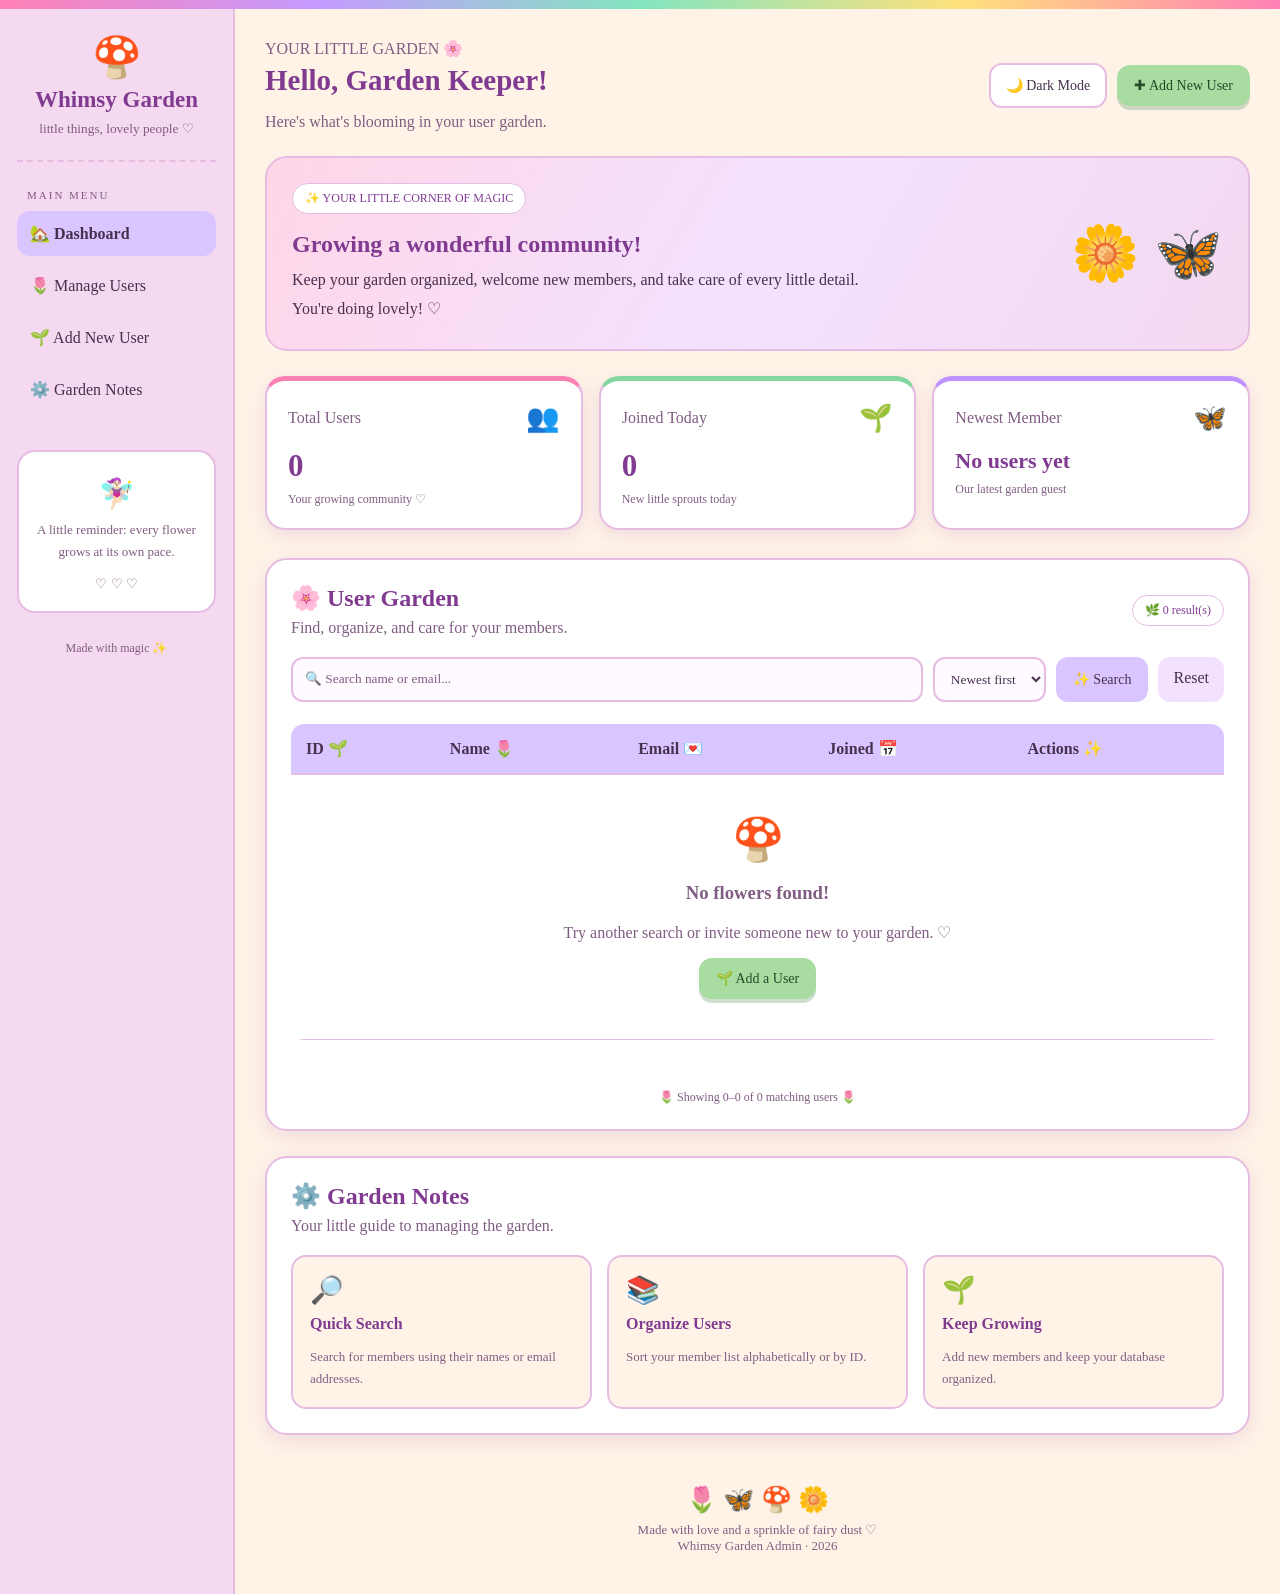
<file: index.html>
<!DOCTYPE html>
<html lang="en">
<head>
<meta charset="UTF-8">
<meta name="viewport" content="width=device-width, initial-scale=1.0">
<title>Whimsy Garden | User Dashboard</title>

<style>
:root {
    color-scheme: light;
    --page: #fff3e8;
    --sidebar: #f4d9f0;
    --card: #ffffff;
    --text: #48304f;
    --heading: #803b91;
    --muted: #805d82;
    --border: #e7bce2;
    --accent: #a8dca1;
    --accent-text: #244c2a;
    --banner: #ffd6e7;
    --table-head: #d9c5ff;
    --table-hover: #fff0f7;
    --input: #fffaff;
    --soft: #f3e2ff;
    --shadow: rgba(128, 59, 145, 0.13);
}

body.dark-mode {
    color-scheme: dark;
    --page: #191226;
    --sidebar: #281936;
    --card: #30203e;
    --text: #fff0ff;
    --heading: #f0b8ff;
    --muted: #ddbae8;
    --border: #694477;
    --accent: #a9e8b1;
    --accent-text: #183d25;
    --banner: #48274c;
    --table-head: #68418b;
    --table-hover: #483052;
    --input: #382647;
    --soft: #452c54;
    --shadow: rgba(0, 0, 0, 0.28);
}

* {
    box-sizing: border-box;
}

html {
    scroll-behavior: smooth;
}

body {
    margin: 0;
    background: var(--page);
    color: var(--text);
    font-family: "Comic Sans MS", cursive;
    transition: background .25s, color .25s;
}

a, button, input, select {
    font-family: inherit;
}

a {
    color: inherit;
}

.top-bar {
    height: 9px;
    background: linear-gradient(
        90deg,
        #ff80b5,
        #c49bff,
        #83e5c0,
        #ffe17c,
        #ff80b5
    );
}

.layout {
    display: flex;
    min-height: 100vh;
}

.sidebar {
    width: 235px;
    flex-shrink: 0;
    padding: 25px 17px;
    background: var(--sidebar);
    border-right: 2px solid var(--border);
}

.brand {
    text-align: center;
    padding-bottom: 23px;
    border-bottom: 2px dashed var(--border);
}

.brand-icon {
    font-size: 40px;
}

.brand h2 {
    color: var(--heading);
    margin: 6px 0;
    font-size: 23px;
}

.brand small,
.muted {
    color: var(--muted);
}

.menu-label {
    margin: 27px 10px 10px;
    color: var(--muted);
    font-size: 11px;
    letter-spacing: 2px;
}

.nav-link {
    display: block;
    text-decoration: none;
    padding: 13px;
    border-radius: 13px;
    margin-bottom: 7px;
    color: var(--text);
}

.nav-link:hover,
.nav-link.active {
    background: var(--table-head);
    color: var(--text);
    font-weight: bold;
}

.sidebar-note {
    background: var(--card);
    border: 2px solid var(--border);
    padding: 16px;
    border-radius: 18px;
    margin-top: 38px;
    text-align: center;
    color: var(--muted);
    line-height: 1.7;
    font-size: 13px;
}

.sidebar-footer {
    text-align: center;
    margin-top: 28px;
    font-size: 12px;
    color: var(--muted);
}

main {
    flex: 1;
    min-width: 0;
    padding: 30px;
}

.top-header {
    display: flex;
    justify-content: space-between;
    align-items: center;
    gap: 15px;
    flex-wrap: wrap;
    margin-bottom: 25px;
}

.top-header h1 {
    font-size: 29px;
    margin: 0;
    color: var(--heading);
}

.top-header p {
    color: var(--muted);
}

.header-actions {
    display: flex;
    gap: 10px;
    align-items: center;
    flex-wrap: wrap;
}

.btn, button {
    border: 0;
    cursor: pointer;
    font-size: 14px;
}

.btn {
    display: inline-block;
    text-decoration: none;
    padding: 12px 17px;
    border-radius: 13px;
}

.btn-add {
    background: var(--accent);
    color: var(--accent-text);
    box-shadow: 0 4px 0 rgba(66, 125, 73, .25);
}

.btn-theme {
    background: var(--card);
    border: 2px solid var(--border);
    color: var(--text);
    padding: 12px 15px;
    border-radius: 13px;
}

.welcome {
    background: linear-gradient(
        120deg,
        var(--banner),
        var(--soft),
        var(--sidebar)
    );
    border: 2px solid var(--border);
    padding: 25px;
    border-radius: 22px;
    margin-bottom: 25px;
    display: flex;
    justify-content: space-between;
    align-items: center;
    gap: 15px;
    flex-wrap: wrap;
}

.welcome h2 {
    color: var(--heading);
    margin: 17px 0 8px;
}

.welcome p {
    color: var(--text);
    line-height: 1.8;
    margin: 0;
    max-width: 600px;
}

.pill {
    display: inline-block;
    background: var(--card);
    color: var(--heading);
    border: 1px solid var(--border);
    padding: 7px 12px;
    border-radius: 20px;
    font-size: 12px;
}

.welcome-art {
    font-size: 55px;
}

.stats {
    display: grid;
    grid-template-columns: repeat(3, minmax(0, 1fr));
    gap: 16px;
    margin-bottom: 28px;
}

.stat-card {
    background: var(--card);
    border: 2px solid var(--border);
    border-radius: 20px;
    padding: 21px;
    box-shadow: 0 5px 18px var(--shadow);
    min-width: 0;
}

.stat-card:nth-child(1) {
    border-top: 5px solid #ff80b5;
}

.stat-card:nth-child(2) {
    border-top: 5px solid #83d6a0;
}

.stat-card:nth-child(3) {
    border-top: 5px solid #bd91ff;
}

.stat-top {
    display: flex;
    justify-content: space-between;
    align-items: center;
    gap: 8px;
    color: var(--muted);
}

.stat-icon {
    font-size: 27px;
}

.stat-number {
    font-size: 31px;
    margin: 14px 0 5px;
    color: var(--heading);
    overflow-wrap: anywhere;
}

.stat-note {
    font-size: 12px;
    color: var(--muted);
}

.panel {
    background: var(--card);
    border: 2px solid var(--border);
    border-radius: 22px;
    padding: 24px;
    box-shadow: 0 6px 20px var(--shadow);
    margin-bottom: 25px;
    scroll-margin-top: 20px;
}

.panel-heading {
    display: flex;
    justify-content: space-between;
    align-items: center;
    flex-wrap: wrap;
    gap: 12px;
    margin-bottom: 20px;
}

.panel-heading h2 {
    color: var(--heading);
    margin: 0;
}

.panel-heading p {
    color: var(--muted);
    margin: 7px 0 0;
}

.search-form {
    display: flex;
    gap: 10px;
    flex-wrap: wrap;
    margin-bottom: 22px;
}

.search-form input,
.search-form select {
    background: var(--input);
    color: var(--text);
    border: 2px solid var(--border);
    padding: 12px;
    border-radius: 12px;
    min-width: 0;
}

.search-form input {
    flex: 1;
    min-width: 170px;
}

.search-form input::placeholder {
    color: var(--muted);
}

.search-form button {
    background: var(--table-head);
    color: var(--text);
    padding: 12px 17px;
    border-radius: 12px;
}

.btn-reset {
    background: var(--soft);
    color: var(--text);
    padding: 12px 15px;
    border-radius: 12px;
    text-decoration: none;
}

.table-wrap {
    overflow-x: auto;
    border-radius: 13px;
}

table {
    width: 100%;
    border-collapse: collapse;
    text-align: left;
}

th {
    padding: 15px;
    background: var(--table-head);
    color: var(--text);
    border-bottom: 2px solid var(--border);
    white-space: nowrap;
}

td {
    padding: 15px;
    border-bottom: 1px solid var(--border);
    color: var(--text);
}

tbody tr {
    background: var(--card);
}

tbody tr:hover,
tbody tr:hover td {
    background: var(--table-hover);
}

.user-name {
    color: var(--heading);
    font-weight: bold;
}

.action-link,
.delete-button {
    display: inline-block;
    text-decoration: none;
    padding: 9px 11px;
    border-radius: 10px;
    margin: 2px;
    white-space: nowrap;
}

.action-link {
    background: #f8d887;
    color: #563c12;
}

.delete-button {
    background: #ffb5ce;
    color: #702443;
}

body.dark-mode .action-link {
    background: #f5d17d;
    color: #382607;
}

body.dark-mode .delete-button {
    background: #ff9fc1;
    color: #51152d;
}

.empty-state {
    text-align: center;
    padding: 40px 15px;
    color: var(--muted);
}

.pagination {
    display: flex;
    justify-content: center;
    align-items: center;
    gap: 8px;
    flex-wrap: wrap;
    margin-top: 25px;
}

.page-link {
    text-decoration: none;
    padding: 10px 14px;
    border-radius: 10px;
    background: var(--soft);
    color: var(--text);
    border: 1px solid var(--border);
}

.page-current {
    background: var(--table-head);
    color: var(--text);
    padding: 10px 14px;
    border-radius: 10px;
}

.settings-grid {
    display: grid;
    grid-template-columns: repeat(3, minmax(0, 1fr));
    gap: 15px;
}

.setting-card {
    background: var(--page);
    border: 2px solid var(--border);
    border-radius: 15px;
    padding: 17px;
}

.setting-card h3 {
    color: var(--heading);
    margin: 9px 0;
    font-size: 16px;
}

.setting-card p {
    font-size: 13px;
    color: var(--muted);
    line-height: 1.7;
    margin-bottom: 0;
}

footer {
    text-align: center;
    padding: 25px 10px 10px;
    color: var(--muted);
    font-size: 13px;
}

.footer-art {
    font-size: 25px;
    margin-bottom: 8px;
}

button:hover,
.btn:hover,
.action-link:hover,
.delete-button:hover,
.page-link:hover {
    filter: brightness(.94);
}

@media (max-width: 1000px) {
    .sidebar {
        width: 195px;
    }

    main {
        padding: 22px;
    }

    .stats {
        grid-template-columns: repeat(2, minmax(0, 1fr));
    }

    .settings-grid {
        grid-template-columns: 1fr;
    }
}

@media (max-width: 700px) {
    .layout {
        display: block;
    }

    .sidebar {
        width: 100%;
        padding: 15px;
        border-right: 0;
        border-bottom: 2px solid var(--border);
    }

    .brand {
        padding-bottom: 12px;
    }

    .menu-label,
    .sidebar-note,
    .sidebar-footer {
        display: none;
    }

    .sidebar nav {
        display: flex;
        flex-wrap: wrap;
        gap: 5px;
        margin-top: 12px;
    }

    .nav-link {
        padding: 10px;
        margin: 0;
        font-size: 13px;
    }

    main {
        padding: 18px 12px;
    }

    .top-header h1 {
        font-size: 24px;
    }

    .stats {
        grid-template-columns: 1fr;
    }

    .welcome {
        padding: 20px;
    }

    .welcome-art {
        font-size: 38px;
    }

    .panel {
        padding: 15px;
    }

    .settings-grid {
        grid-template-columns: 1fr;
    }
}
</style>
</head>

<body>
<div class="top-bar"></div>

<div class="layout">

<aside class="sidebar">
    <div class="brand">
        <div class="brand-icon">🍄</div>
        <h2>Whimsy Garden</h2>
        <small>little things, lovely people ♡</small>
    </div>

    <p class="menu-label">MAIN MENU</p>

    <nav>
        <a href="index.html" class="nav-link active">🏡 Dashboard</a>
        <a href="#users" class="nav-link">🌷 Manage Users</a>
        <a href="create.html" class="nav-link">🌱 Add New User</a>
        <a href="#settings" class="nav-link">⚙️ Garden Notes</a>
    </nav>

    <div class="sidebar-note">
        <div style="font-size:30px;">🧚🏻‍♀️</div>
        A little reminder: every flower grows at its own pace.
        <div style="margin-top:10px;">♡ ♡ ♡</div>
    </div>

    <div class="sidebar-footer">Made with magic ✨</div>
</aside>

<main>

    <header class="top-header">
        <div>
            <p style="margin:0 0 6px;">YOUR LITTLE GARDEN 🌸</p>
            <h1>Hello, Garden Keeper!</h1>
            <p style="margin-bottom:0;">Here's what's blooming in your user garden.</p>
        </div>

        <div class="header-actions">
            <button type="button" class="btn-theme" id="themeButton"
                    onclick="toggleDarkMode()">🌙 Dark Mode</button>

            <a href="create.html" class="btn btn-add">✚ Add New User</a>
        </div>
    </header>

    <section class="welcome">
        <div>
            <span class="pill">✨ YOUR LITTLE CORNER OF MAGIC</span>
            <h2>Growing a wonderful community!</h2>
            <p>
                Keep your garden organized, welcome new members, and take care
                of every little detail. You're doing lovely! ♡
            </p>
        </div>
        <div class="welcome-art">🌼 🦋</div>
    </section>

    <section class="stats">
        <div class="stat-card">
            <div class="stat-top">
                <span>Total Users</span>
                <span class="stat-icon">👥</span>
            </div>
            <h2 class="stat-number" id="totalUsers">0</h2>
            <span class="stat-note">Your growing community ♡</span>
        </div>

        <div class="stat-card">
            <div class="stat-top">
                <span>Joined Today</span>
                <span class="stat-icon">🌱</span>
            </div>
            <h2 class="stat-number" id="todayCount">0</h2>
            <span class="stat-note">New little sprouts today</span>
        </div>

        <div class="stat-card">
            <div class="stat-top">
                <span>Newest Member</span>
                <span class="stat-icon">🦋</span>
            </div>
            <h2 class="stat-number" id="newestUser" style="font-size:22px;">No users yet</h2>
            <span class="stat-note">Our latest garden guest</span>
        </div>
    </section>

    <section class="panel" id="users">
        <div class="panel-heading">
            <div>
                <h2>🌸 User Garden</h2>
                <p>Find, organize, and care for your members.</p>
            </div>

            <span class="pill" id="filteredUsersPill">🌿 0 result(s)</span>
        </div>

        <form id="searchForm" class="search-form">
            <input type="text" id="searchInput" name="search" placeholder="🔍 Search name or email...">

            <select id="sortSelect" name="sort">
                <option value="newest">Newest first</option>
                <option value="oldest">Oldest first</option>
                <option value="name_asc">Name A–Z</option>
                <option value="name_desc">Name Z–A</option>
            </select>

            <button type="submit">✨ Search</button>
            <a href="index.html" class="btn-reset">Reset</a>
        </form>

        <div class="table-wrap">
            <table>
                <thead>
                    <tr>
                        <th>ID 🌱</th>
                        <th>Name 🌷</th>
                        <th>Email 💌</th>
                        <th>Joined 📅</th>
                        <th>Actions ✨</th>
                    </tr>
                </thead>

                <tbody id="userTableBody">
                </tbody>
            </table>
        </div>

        <div class="pagination" id="paginationContainer"></div>

        <p class="muted" id="showingText" style="text-align:center;font-size:12px;margin:25px 0 0;"></p>
    </section>

    <section class="panel" id="settings">
        <div class="panel-heading">
            <div>
                <h2>⚙️ Garden Notes</h2>
                <p>Your little guide to managing the garden.</p>
            </div>
        </div>

        <div class="settings-grid">
            <div class="setting-card">
                <div style="font-size:27px;">🔎</div>
                <h3>Quick Search</h3>
                <p>Search for members using their names or email addresses.</p>
            </div>

            <div class="setting-card">
                <div style="font-size:27px;">📚</div>
                <h3>Organize Users</h3>
                <p>Sort your member list alphabetically or by ID.</p>
            </div>

            <div class="setting-card">
                <div style="font-size:27px;">🌱</div>
                <h3>Keep Growing</h3>
                <p>Add new members and keep your database organized.</p>
            </div>
        </div>
    </section>

    <footer>
        <div class="footer-art">🌷 🦋 🍄 🌼</div>
        Made with love and a sprinkle of fairy dust ♡
        <br>
        Whimsy Garden Admin · 2026
    </footer>

</main>
</div>

<script src="app.js"></script>
</body>
</html>
</file>
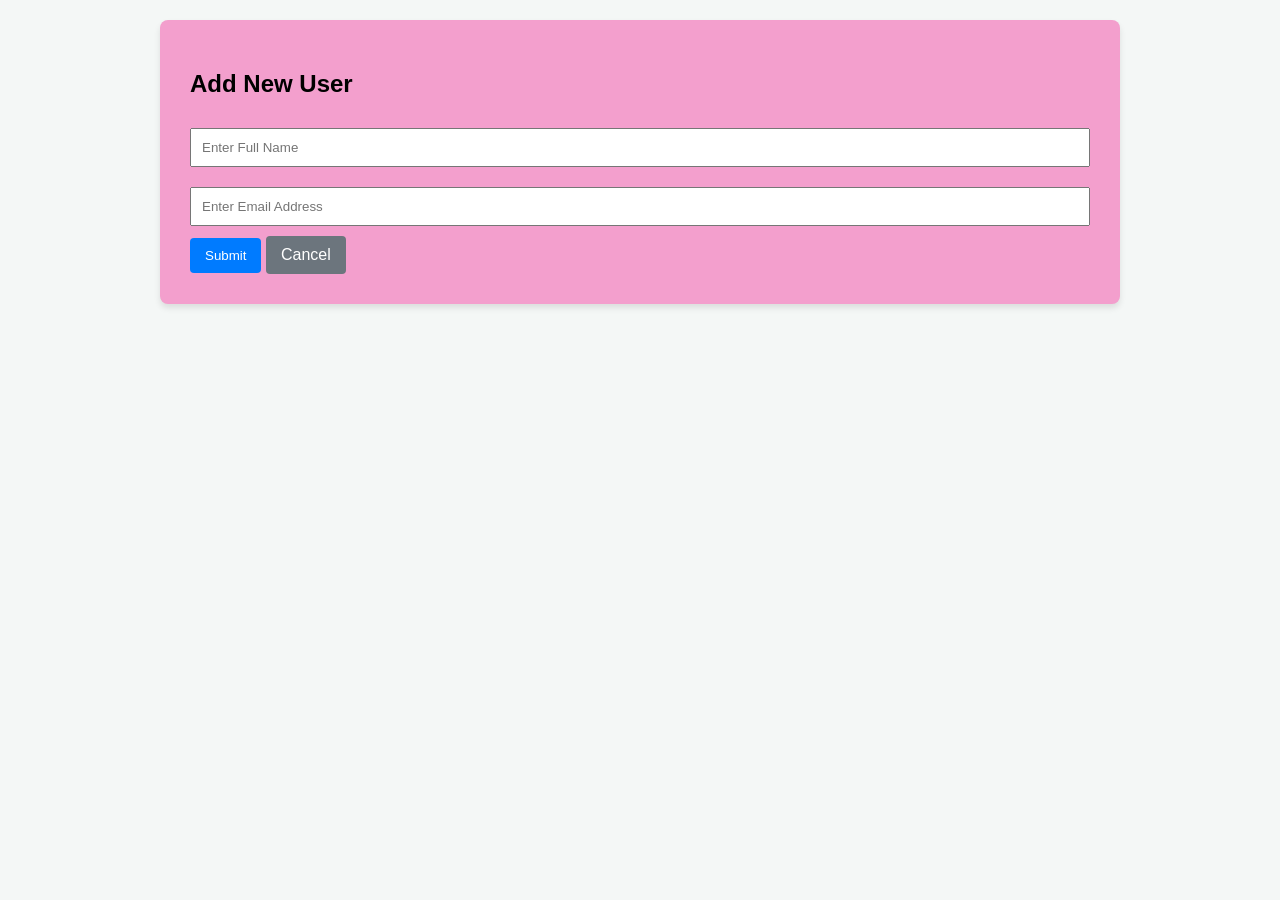
<file: create.html>
<!DOCTYPE html>
<html>
<head>
    <title>Add User</title>
    <link rel="stylesheet" href="style.css">
</head>
<body>
    <div class="container">
        <h2>Add New User</h2>
        <form id="createForm">
            <input type="text" id="name" name="name" placeholder="Enter Full Name" required>
            <input type="email" id="email" name="email" placeholder="Enter Email Address" required>
            <button type="submit">Submit</button>
            <a href="index.html" class="btn-secondary">Cancel</a>
        </form>
    </div>

    <script src="app.js"></script>
</body>
</html>
</file>
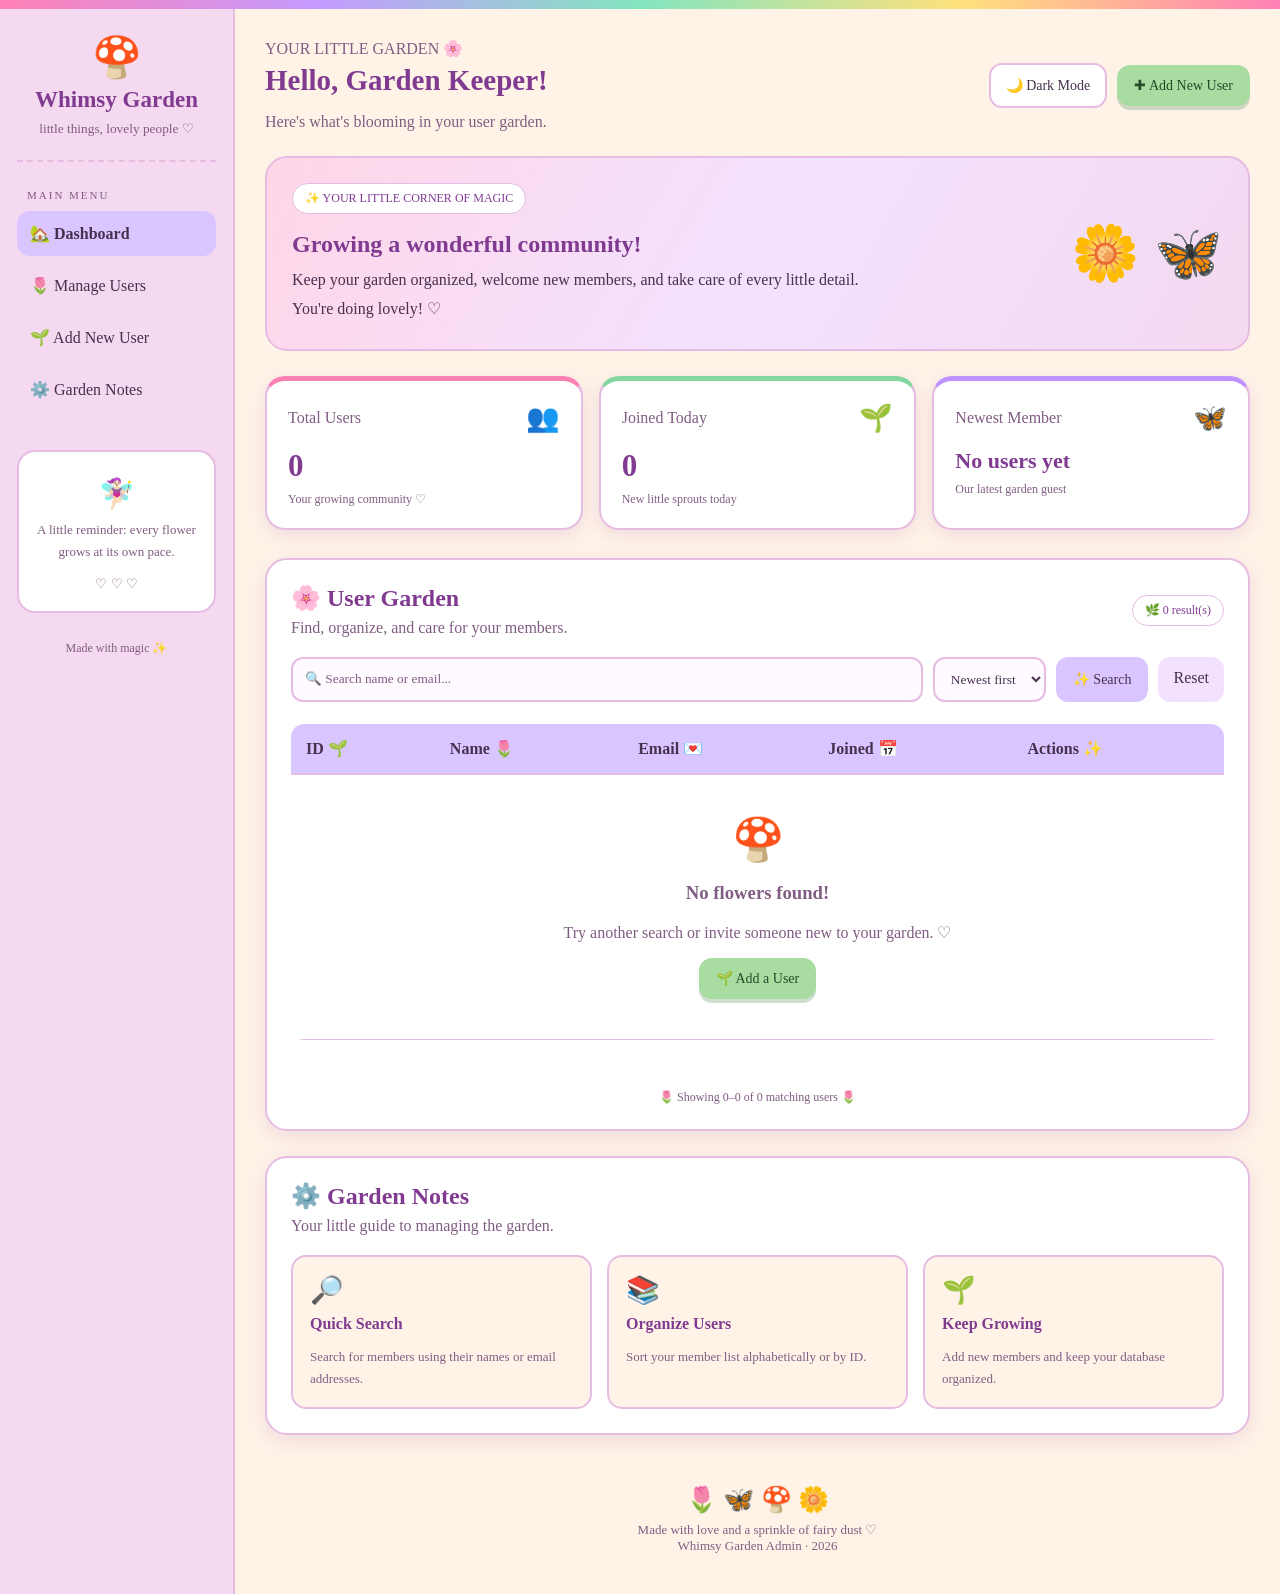
<file: update.html>
<!DOCTYPE html>
<html>
<head>
    <title>Update User</title>
    <link rel="stylesheet" href="style.css">
</head>
<body>
    <div class="container">
        <h2>Modify User Record</h2>
        <form id="updateForm">
            <input type="text" id="name" name="name" required>
            <input type="email" id="email" name="email" required>
            <button type="submit">Update Record</button>
            <a href="index.html" class="btn-secondary">Cancel</a>
        </form>
    </div>

    <script src="app.js"></script>
</body>
</html>
</file>
<file: style.css>
body {
  font-family: Arial, sans-serif;
  background-color: #f4f7f6;
  margin: 0;
  padding: 20px;
}
.container {
  max-width: 900px;
  margin: 0 auto;
  background: rgb(243, 159, 205);
  padding: 30px;
  border-radius: 8px;
  box-shadow: 0 4px 6px rgba(0, 0, 0, 0.1);
}
table {
  width: 100%;
  border-collapse: collapse;
  margin-top: 20px;
}
th,
td {
  padding: 12px;
  border: 1px solid #ddd;
  text-align: left;
}
th {
  background-color: #7ebd8c;
  color: rgb(17, 16, 16);
}
input[type="text"],
input[type="email"] {
  width: 100%;
  padding: 10px;
  margin: 10px 0;
  box-sizing: border-box;
}
button,
.btn-primary,
.btn-edit,
.btn-delete,
.btn-secondary {
  padding: 10px 15px;
  text-decoration: none;
  border-radius: 4px;
  display: inline-block;
  cursor: pointer;
  border: none;
}
.btn-primary {
  background: #28a745;
  color: white;
  margin-bottom: 15px;
}
.btn-secondary {
  background: #6c757d;
  color: white;
}
.btn-edit {
  background: #ffc107;
  color: black;
  margin-right: 5px;
}
.btn-delete {
  background: #6ddd80;
  color: rgb(5, 5, 5);
}
button {
  background: #007bff;
  color: white;
}
</file>
